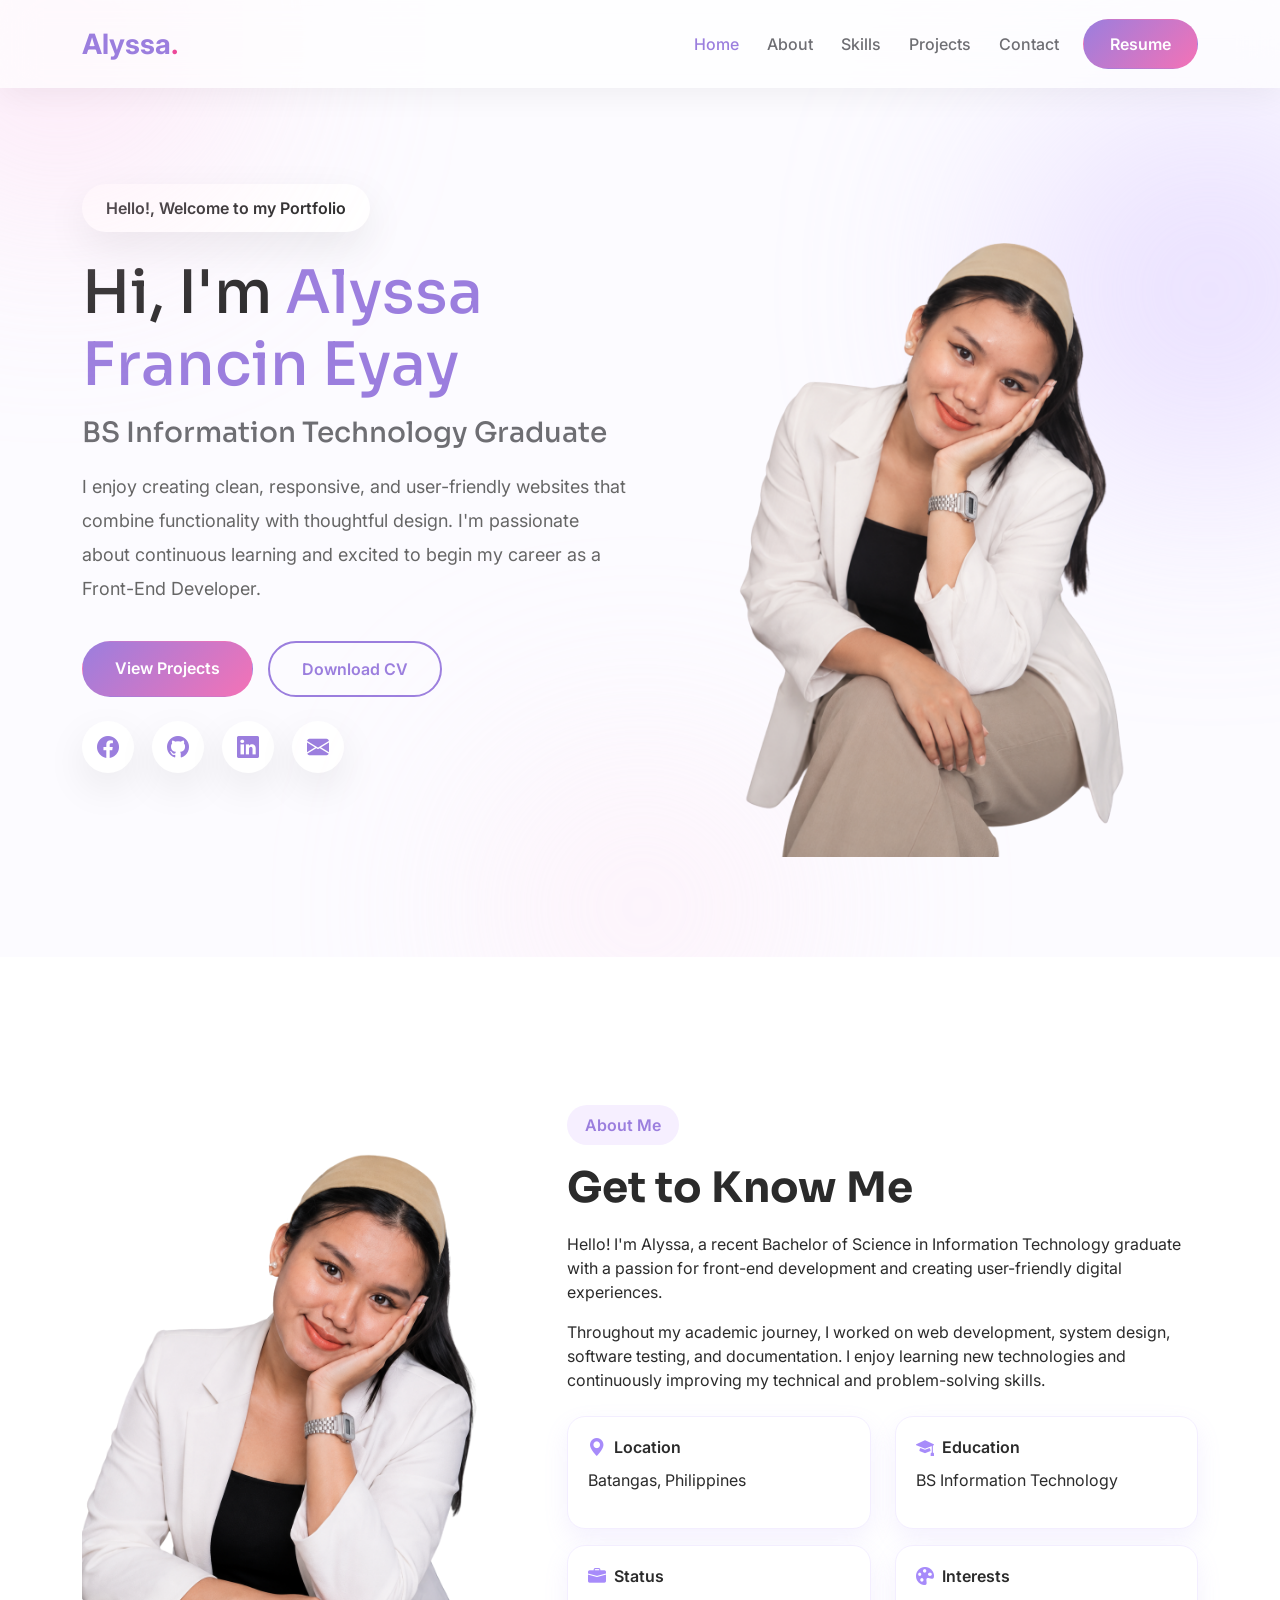
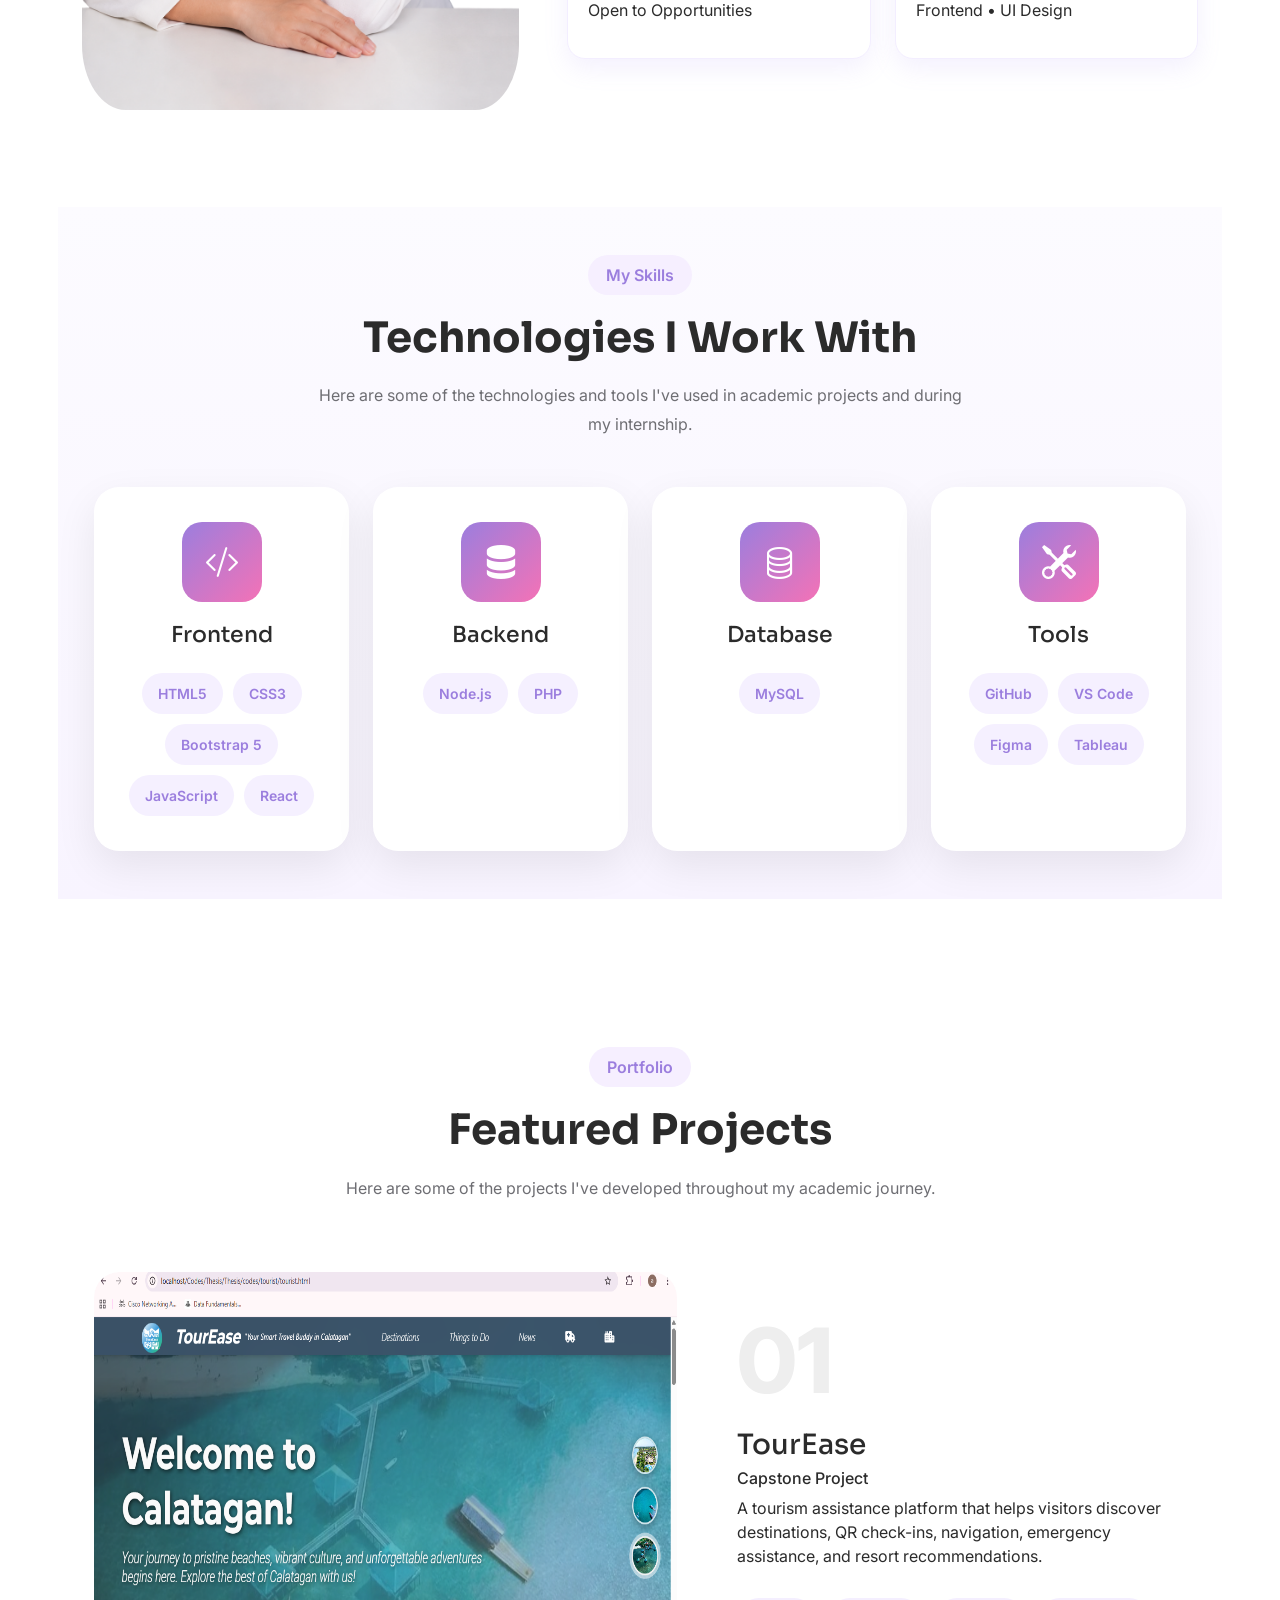
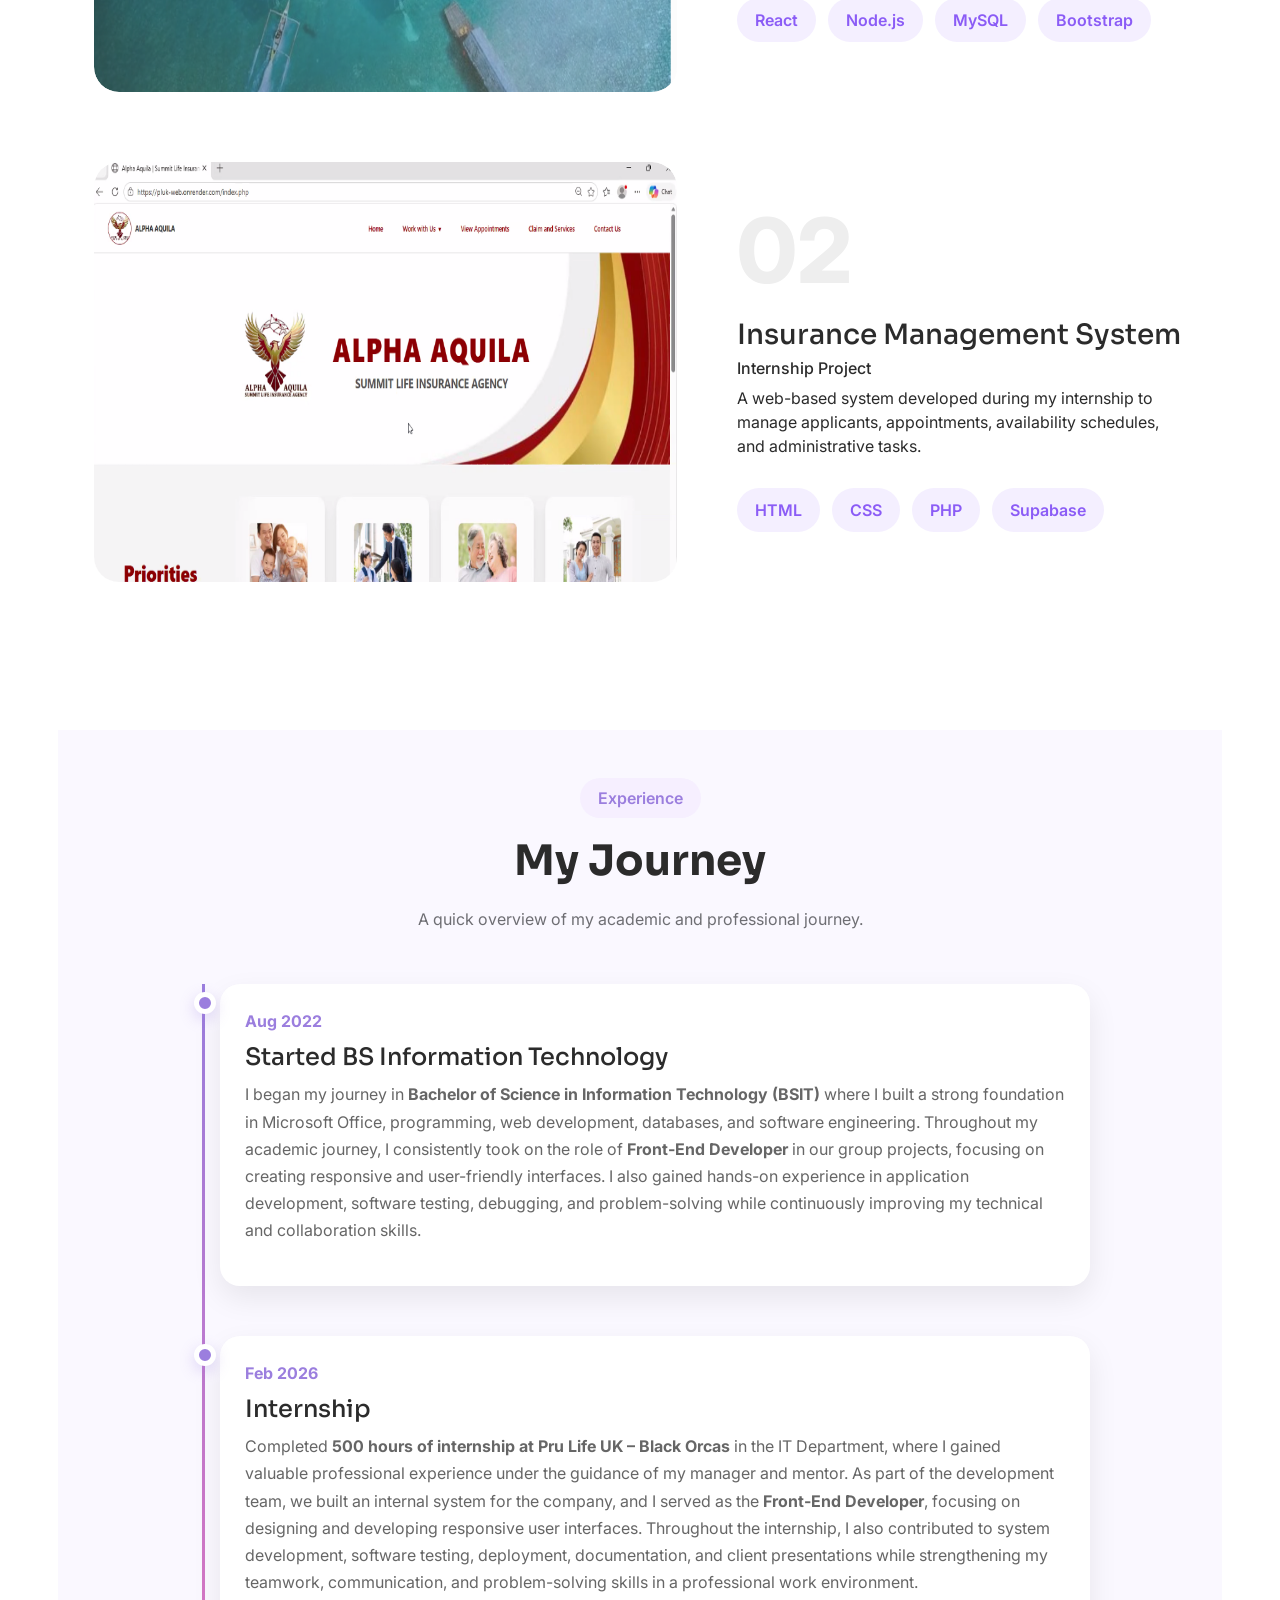
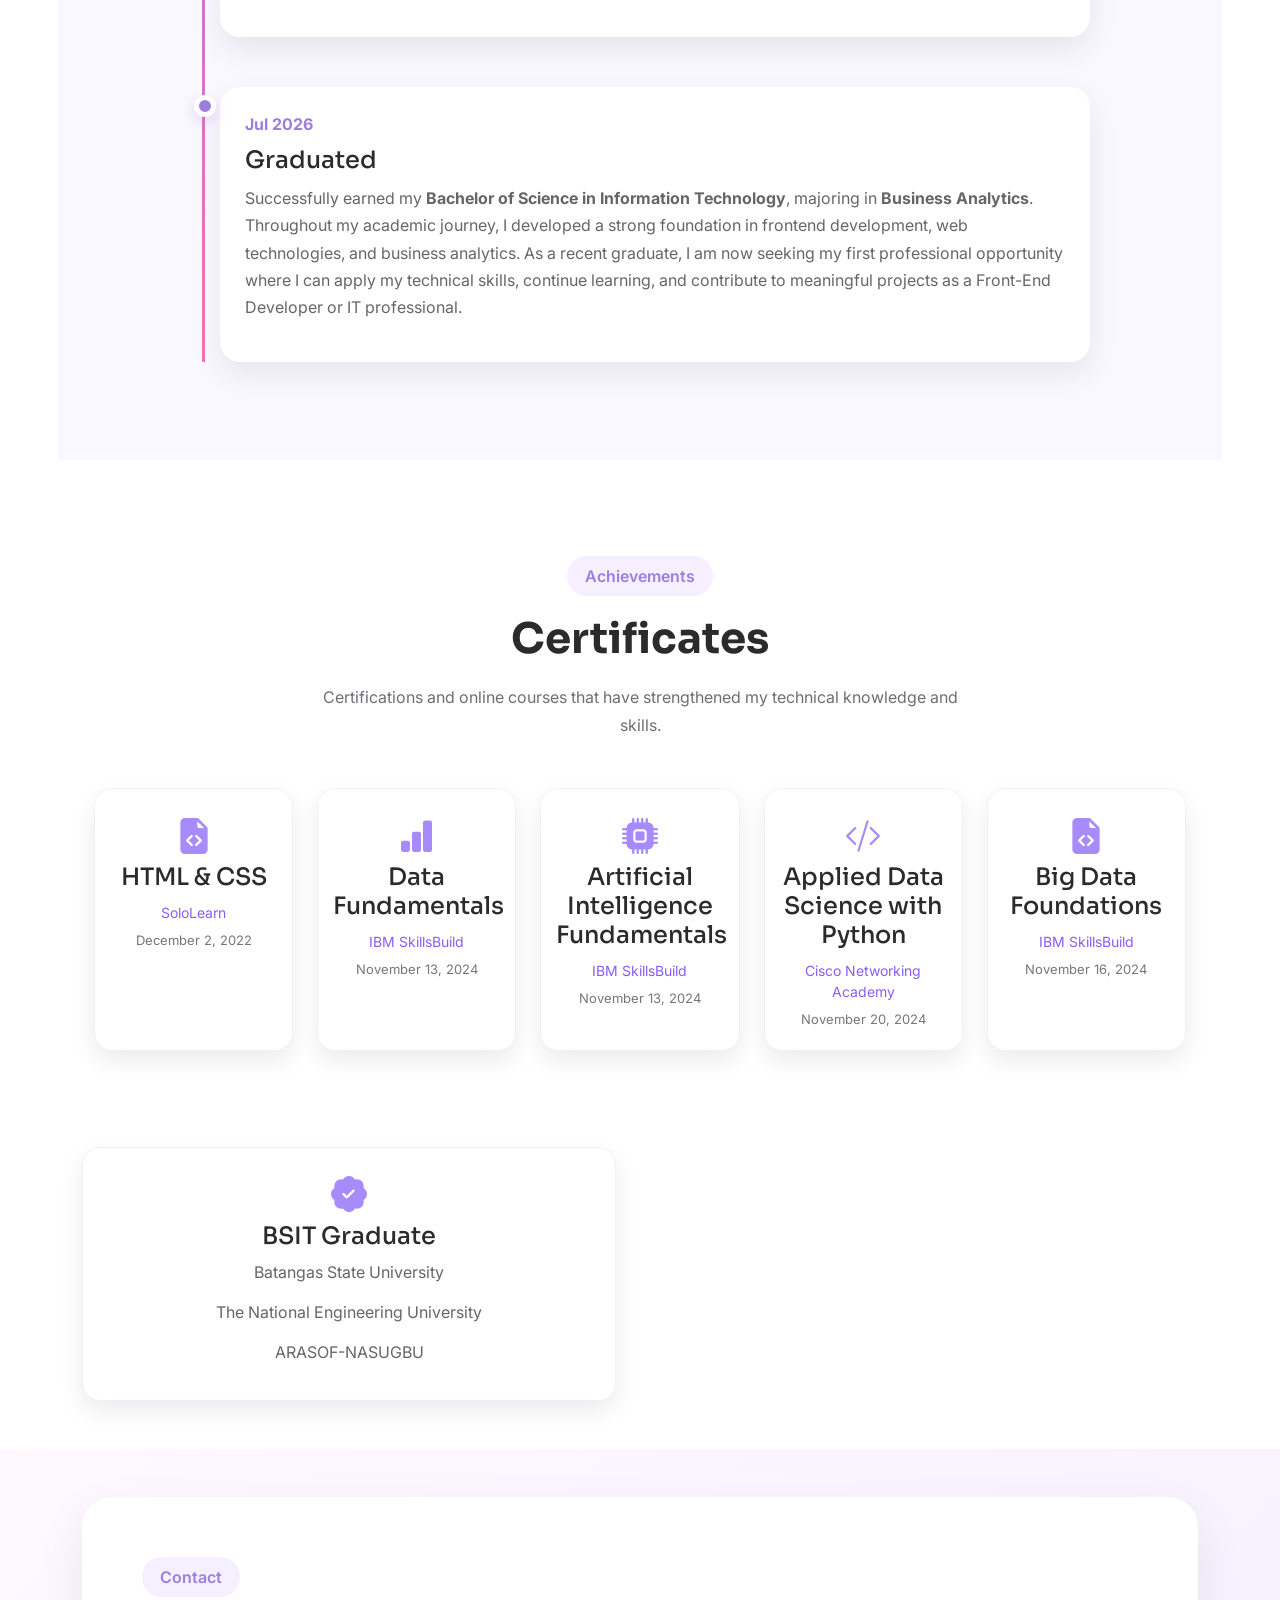
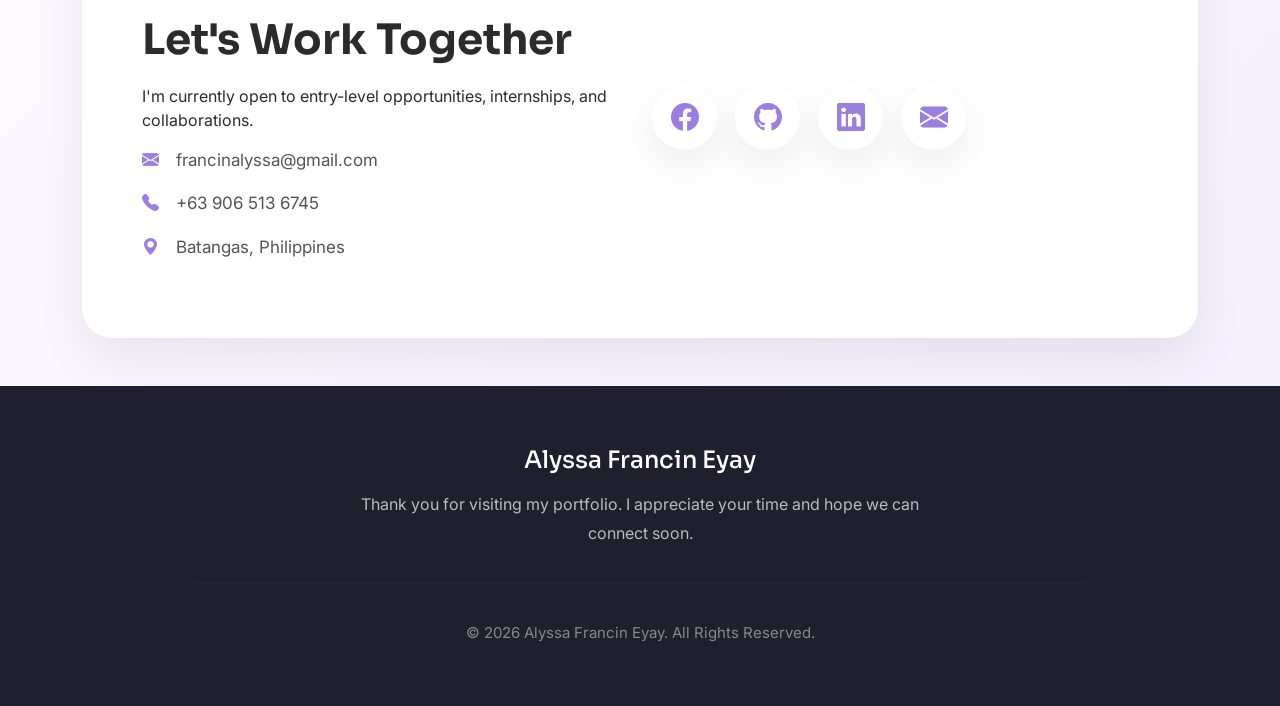
<file: index.html>
<!DOCTYPE html>
<html lang="en">

<head>
    <meta charset="UTF-8">
    <meta name="viewport" content="width=device-width, initial-scale=1.0">

    <title>Alyssa Francin Eyay | Portfolio</title>

    <!-- Google Fonts -->
    <link href="https://fonts.googleapis.com/css2?family=Inter:wght@300;400;500;600;700&family=Sora:wght@600;700;800&display=swap" rel="stylesheet">

    <!-- Bootstrap -->
    <link href="https://cdn.jsdelivr.net/npm/bootstrap@5.3.3/dist/css/bootstrap.min.css" rel="stylesheet">

    <!-- Bootstrap Icons -->
    <link rel="stylesheet"
        href="https://cdn.jsdelivr.net/npm/bootstrap-icons@1.11.3/font/bootstrap-icons.min.css">
        <link rel="stylesheet" href="https://cdn.jsdelivr.net/npm/bootstrap-icons@1.11.3/font/bootstrap-icons.min.css">
        <link rel="stylesheet" href="https://cdn.jsdelivr.net/npm/bootstrap-icons@1.11.3/font/bootstrap-icons.min.css">
    <!-- CSS -->
    <link rel="stylesheet" href="css/style.css">
</head>

<body>

<!-- ========================= NAVBAR ========================= -->

<nav class="navbar navbar-expand-lg fixed-top custom-navbar">

    <div class="container">

        <a class="navbar-brand" href="#">
            Alyssa<span>.</span>
        </a>

        <button class="navbar-toggler"
            data-bs-toggle="collapse"
            data-bs-target="#navbarNav">

            <span class="navbar-toggler-icon"></span>

        </button>

        <div class="collapse navbar-collapse"
            id="navbarNav">

            <ul class="navbar-nav ms-auto align-items-lg-center">

                <li class="nav-item">
                    <a href="#home" class="nav-link active">Home</a>
                </li>

                <li class="nav-item">
                    <a href="#about" class="nav-link">About</a>
                </li>

                <li class="nav-item">
                    <a href="#skills" class="nav-link">Skills</a>
                </li>

                <li class="nav-item">
                    <a href="#projects" class="nav-link">Projects</a>
                </li>

                <li class="nav-item">
                    <a href="#contact" class="nav-link">Contact</a>
                </li>

                <li class="nav-item ms-lg-3">

                    <a href="assets/EYAY-Resume.pdf"
                        target="_blank"
                        class="btn btn-resume">

                        Resume

                    </a>

                </li>

            </ul>

        </div>

    </div>

</nav>

<!-- ========================= HERO ========================= -->

<section id="home" class="hero">

    <!-- Floating Blurs -->

    <div class="blur blur1"></div>
    <div class="blur blur2"></div>
    <div class="blur blur3"></div>

    <div class="container">

        <div class="row align-items-center">

            <!-- LEFT -->

            <div class="col-lg-6">

                <span class="hero-tag">

                    Hello!, Welcome to my Portfolio

                </span>

                <h1>

                    Hi, I'm

                    <span>Alyssa Francin Eyay</span>

                </h1>

                <h3>

                    BS Information Technology Graduate

                </h3>

                <p>

                    I enjoy creating clean, responsive, and user-friendly
                    websites that combine functionality with thoughtful
                    design. I'm passionate about continuous learning and
                    excited to begin my career as a Front-End Developer.

                </p>

                <div class="hero-buttons">

                    <a href="#projects" class="btn btn-primary-custom">

                        View Projects

                    </a>

                    <a href="assets/EYAY-Resume.pdf"
                        target="_blank"
                        class="btn btn-outline-custom">

                        Download CV

                    </a>

                </div>

                <div class="social-links mt-4">

                    <a href="https://facebook.com/alii.frncin"
                        target="_blank">

                        <i class="bi bi-facebook"></i>

                    </a>

                    <a href="https://github.com/francinalyssa"
                        target="_blank">

                        <i class="bi bi-github"></i>

                    </a>

                    <a href="https://linkedin.com/in/alyssa-francin-eyay-317a55396"
                        target="_blank">

                        <i class="bi bi-linkedin"></i>

                    </a>

                    <a href="mailto:francinalyssa@gmail.com">

                        <i class="bi bi-envelope-fill"></i>

                    </a>

                </div>

            </div>

            <!-- RIGHT -->

            <div class="col-lg-6 text-center">

                <div class="image-wrapper">

                    <img src="images/profile1.png"
                        class="hero-image"
                        alt="Alyssa">

                </div>

            </div>

        </div>

    </div>

</section>

<!-- ========================= ABOUT ========================= -->

<section id="about" class="about py-5">

<div class="container">

<div class="row align-items-center g-5">

<div class="col-lg-5 text-center">

<img src="images/profile2.png"
class="about-image"
alt="About Me">

</div>

<section class="col-lg-7">

<span class="section-tag">

About Me

</span>

<h2>

Get to Know Me

</h2>

<p>

Hello! I'm Alyssa, a recent Bachelor of Science in Information Technology graduate with a passion for front-end development and creating user-friendly digital experiences.

</p>

<p>

Throughout my academic journey, I worked on web development, system design, software testing, and documentation. I enjoy learning new technologies and continuously improving my technical and problem-solving skills.

</p>

<div class="row mt-4">

    <div class="col-md-6">

        <div class="info-card">

            <h6><i class="bi bi-geo-alt-fill info-icon"></i> Location</h6>

            <p>Batangas, Philippines</p>

        </div>

    </div>

    <div class="col-md-6">

        <div class="info-card">

            <h6><i class="bi bi-mortarboard-fill info-icon"></i> Education</h6>

            <p>BS Information Technology</p>

        </div>

    </div>

    <div class="col-md-6 mt-3">

        <div class="info-card">

            <h6><i class="bi bi-briefcase-fill info-icon"></i> Status</h6>

            <p>Open to Opportunities</p>

        </div>

    </div>

    <div class="col-md-6 mt-3">

        <div class="info-card">

            <h6><i class="bi bi-palette-fill info-icon"></i> Interests</h6>

            <p>Frontend • UI Design</p>

        </div>

    </div>

</div>
</section>


<!-- ========================= SKILLS ========================= -->

<section id="skills" class="skills py-5">

    <div class="container">

        <div class="text-center mb-5">

            <span class="section-tag">My Skills</span>

            <h2>Technologies I Work With</h2>

            <p>
                Here are some of the technologies and tools I've used in
                academic projects and during my internship.
            </p>

        </div>

        <div class="row g-4">

            <!-- Frontend -->

            <div class="col-lg-3 col-md-6">

                <div class="skill-card">

                    <div class="skill-icon">
                        <i class="bi bi-code-slash"></i>
                    </div>

                    <h4>Frontend</h4>

                    <div class="skill-list">

                        <span>HTML5</span>
                        <span>CSS3</span>
                        <span>Bootstrap 5</span>
                        <span>JavaScript</span>
                        <span>React</span>

                    </div>

                </div>

            </div>

            <!-- Backend -->

            <div class="col-lg-3 col-md-6">

                <div class="skill-card">

                    <div class="skill-icon">
                        <i class="bi bi-server"></i>
                    </div>

                    <h4>Backend</h4>

                    <div class="skill-list">

                        <span>Node.js</span>
                        <span>PHP</span>

                    </div>

                </div>

            </div>

            <!-- Database -->

            <div class="col-lg-3 col-md-6">

                <div class="skill-card">

                    <div class="skill-icon">
                        <i class="bi bi-database"></i>
                    </div>

                    <h4>Database</h4>

                    <div class="skill-list">

                        <span>MySQL</span>

                    </div>

                </div>

            </div>

            <!-- Tools -->

            <div class="col-lg-3 col-md-6">

                <div class="skill-card">

                    <div class="skill-icon">
                        <i class="bi bi-tools"></i>
                    </div>

                    <h4>Tools</h4>

                    <div class="skill-list">

                        <span>GitHub</span>
                        <span>VS Code</span>
                        <span>Figma</span>
                        <span>Tableau</span>

                    </div>

                </div>

            </div>

        </div>

    </div>

</section>
<section id="projects" class="projects">

    <div class="container">

        <!-- Section Header -->
        <div class="section-header text-center mb-5">

            <span class="section-tag">Portfolio</span>

            <h2>Featured Projects</h2>

            <p>
                Here are some of the projects I've developed throughout my academic journey.
            </p>

        </div>

        <!-- ===================== Project 1 ===================== -->

        <div class="featured-project">

            <div class="project-image">

                <div id="tourEaseCarousel" class="carousel slide">

                    <div class="carousel-inner">

                        <div class="carousel-item active">
                            <img src="images/project1.png" class="d-block w-100" alt="TourEase 1">
                        </div>

                        <div class="carousel-item">
                            <img src="images/project2.png" class="d-block w-100" alt="TourEase 2">
                        </div>

                        <div class="carousel-item">
                            <img src="images/project3.png" class="d-block w-100" alt="TourEase 3">
                        </div>

                    </div>

                </div>

            </div>

            <div class="project-details">

                <span class="project-number">01</span>

                <h3>TourEase</h3>

                <h6>Capstone Project</h6>

                <p>
                    A tourism assistance platform that helps visitors discover destinations,
                    QR check-ins, navigation, emergency assistance, and resort recommendations.
                </p>

                <div class="tech-stack">

                    <span>React</span>
                    <span>Node.js</span>
                    <span>MySQL</span>
                    <span>Bootstrap</span>

                </div>

            </div>

        </div>

        <!-- ===================== Project 2 ===================== -->

        <div class="featured-project reverse">

            <div class="project-image">

                <div id="internshipCarousel" class="carousel slide">

                    <div class="carousel-inner">

                        <div class="carousel-item active">
                            <img src="images/p1.png" class="d-block w-100" alt="IMS 1">
                        </div>

                        <div class="carousel-item">
                            <img src="images/p2.png" class="d-block w-100" alt="IMS 2">
                        </div>

                        <div class="carousel-item">
                            <img src="images/p3.png" class="d-block w-100" alt="IMS 3">
                        </div>

                    </div>

                </div>

            </div>

            <div class="project-details">

                <span class="project-number">02</span>

                <h3>Insurance Management System</h3>

                <h6>Internship Project</h6>

                <p>
                    A web-based system developed during my internship to manage applicants,
                    appointments, availability schedules, and administrative tasks.
                </p>

                <div class="tech-stack">

                    <span>HTML</span>
                    <span>CSS</span>
                    <span>PHP</span>
                    <span>Supabase</span>

                </div>

            </div>

        </div>

    </div>

</section>

<!-- ========================= EXPERIENCE ========================= -->

<section id="experience" class="experience py-5">

    <div class="container">

        <div class="text-center mb-5">

            <span class="section-tag">
                Experience
            </span>

            <h2>My Journey</h2>

            <p>
                A quick overview of my academic and professional journey.
            </p>

        </div>

        <div class="timeline">

            <div class="timeline-item">

                <div class="timeline-dot"></div>

                <div class="timeline-content">

                    <span class="timeline-year">Aug 2022</span>

                    <h4>Started BS Information Technology</h4>

                    <p>
                        I began my journey in <b>Bachelor of Science in Information Technology (BSIT)</b> where I built a strong foundation in Microsoft Office, programming, web development, databases, and software engineering. Throughout my academic journey, I consistently took on the role of <b>Front-End Developer</b> in our group projects, focusing on creating responsive and user-friendly interfaces. I also gained hands-on experience in application development, software testing, debugging, and problem-solving while continuously improving my technical and collaboration skills.

                    </p>

                </div>

            </div>

            <div class="timeline-item">

                <div class="timeline-dot"></div>

                <div class="timeline-content">

                    <span class="timeline-year">Feb 2026</span>

                    <h4>Internship</h4>

                    <p>
                        Completed <b>500 hours of internship at Pru Life UK – Black Orcas </b> in the IT Department, where I gained valuable professional experience under the guidance of my manager and mentor. As part of the development team, we built an internal system for the company, and I served as the <b>Front-End Developer</b>, focusing on designing and developing responsive user interfaces. Throughout the internship, I also contributed to system development, software testing, deployment, documentation, and client presentations while strengthening my teamwork, communication, and problem-solving skills in a professional work environment.

                    </p>

                </div>

            </div>

            <div class="timeline-item">

                <div class="timeline-dot"></div>

                <div class="timeline-content">

                    <span class="timeline-year">Jul 2026</span>

                    <h4>Graduated</h4>

                    <p>
                        Successfully earned my <b>Bachelor of Science in Information Technology</b>, majoring in <b>Business Analytics</b>. Throughout my academic journey, I developed a strong foundation in frontend development, web technologies, and business analytics. As a recent graduate, I am now seeking my first professional opportunity where I can apply my technical skills, continue learning, and contribute to meaningful projects as a Front-End Developer or IT professional.

                    </p>

                </div>

            </div>

        </div>

    </div>

</section>

<!-- ========================= CERTIFICATES ========================= -->

<section class="certificates py-5">

    <div class="container">

        <div class="section-header text-center mb-5">

            <span class="section-tag">Achievements</span>

            <h2>Certificates</h2>

            <p>
                Certifications and online courses that have strengthened my technical knowledge and skills.
            </p>

        </div>

        <div class="row row-cols-2 row-cols-md-3 row-cols-xl-5 g-4">
            <!-- Certificate 1 -->
            <div class="col">
            <div class="certificate-card">
                <i class="bi bi-file-earmark-code-fill"></i>
                    <h4>HTML & CSS</h4>
                    <p class="issuer">SoloLearn</p>
                    <small>December 2, 2022</small>
                </div>
            </div>

            <!-- Certificate 2 -->
            <div class="col">
                <div class="certificate-card">
                    <i class="bi bi-bar-chart-fill"></i>
                    <h4>Data Fundamentals</h4>
                    <p class="issuer">IBM SkillsBuild</p>
                    <small>November 13, 2024</small>
                </div>
            </div>

            <!-- Certificate 3 -->
            <div class="col">
                <div class="certificate-card">
                    <i class="bi bi-cpu-fill"></i>
                    <h4>Artificial Intelligence Fundamentals</h4>
                    <p class="issuer">IBM SkillsBuild</p>
                    <small>November 13, 2024</small>
                </div>
            </div>

            <!-- Certificate 4 -->
            <div class="col">
                <div class="certificate-card">
                    <i class="bi bi-code-slash"></i>
                    <h4>Applied Data Science with Python</h4>
                    <p class="issuer">Cisco Networking Academy</p>
                    <small>November 20, 2024</small>
                </div>
            </div>

            <!-- Certificate 5 -->
            <div class="col">
            <div class="certificate-card">
                <i class="bi bi-file-earmark-code-fill"></i>
                    <h4>Big Data Foundations</h4>
                    <p class="issuer">IBM SkillsBuild</p>
                    <small>November 16, 2024</small>
                </div>
            </div>

            

        </div>

    </div>

</section>

            <div class="col-md-6">

                <div class="certificate-card">

                    <i class="bi bi-patch-check-fill"></i>

                    <h4>BSIT Graduate</h4>

                    <p>Batangas State University</p>
                    <p>The National Engineering University</p>
                    <p>ARASOF-NASUGBU</p>
                </div>

            </div>

            

        </div>

    </div>

</section>

<!-- ========================= CONTACT ========================= -->

<section id="contact" class="contact py-5">

    <div class="container">

        <div class="contact-box">

            <div class="row align-items-center">

                <div class="col-lg-6">

                    <span class="section-tag">
                        Contact
                    </span>

                    <h2>Let's Work Together</h2>

                    <p>

                        I'm currently open to entry-level opportunities,
                        internships, and collaborations.

                    </p>

                    <div class="contact-info">

                        <p>

                            <i class="bi bi-envelope-fill"></i>

                            francinalyssa@gmail.com

                        </p>

                        <p>

                            <i class="bi bi-telephone-fill"></i>

                            +63 906 513 6745

                        </p>

                        <p>

                            <i class="bi bi-geo-alt-fill"></i>

                            Batangas, Philippines

                        </p>

                    </div>

                </div>

                <div class="col-lg-6 text-center">

                    <div class="social-links large">

                        <a href="https://facebook.com/alii.frncin" target="_blank">

                            <i class="bi bi-facebook"></i>

                        </a>

                        <a href="https://github.com/francinalyssa" target="_blank">

                            <i class="bi bi-github"></i>

                        </a>

                        <a href="https://linkedin.com/in/alyssa-francin-eyay-317a55396"
                            target="_blank">

                            <i class="bi bi-linkedin"></i>

                        </a>

                        <a href="mailto:francinalyssa@gmail.com">

                            <i class="bi bi-envelope-fill"></i>

                        </a>

                    </div>

                </div>

            </div>

        </div>

    </div>

</section>

<!-- ========================= FOOTER ========================= -->

<footer>

    <div class="container">

        <h4>Alyssa Francin Eyay</h4>

        <p>
            Thank you for visiting my portfolio.
            I appreciate your time and hope we can connect soon.
        </p>

        <hr>

        <p class="copyright">

            © 2026 Alyssa Francin Eyay. All Rights Reserved.

        </p>

    </div>

</footer>

<!-- Bootstrap -->

<script src="https://cdn.jsdelivr.net/npm/bootstrap@5.3.3/dist/js/bootstrap.bundle.min.js"></script>

<!-- JavaScript -->

<script src="js/script.js"></script>

</body>

</html>
</file>
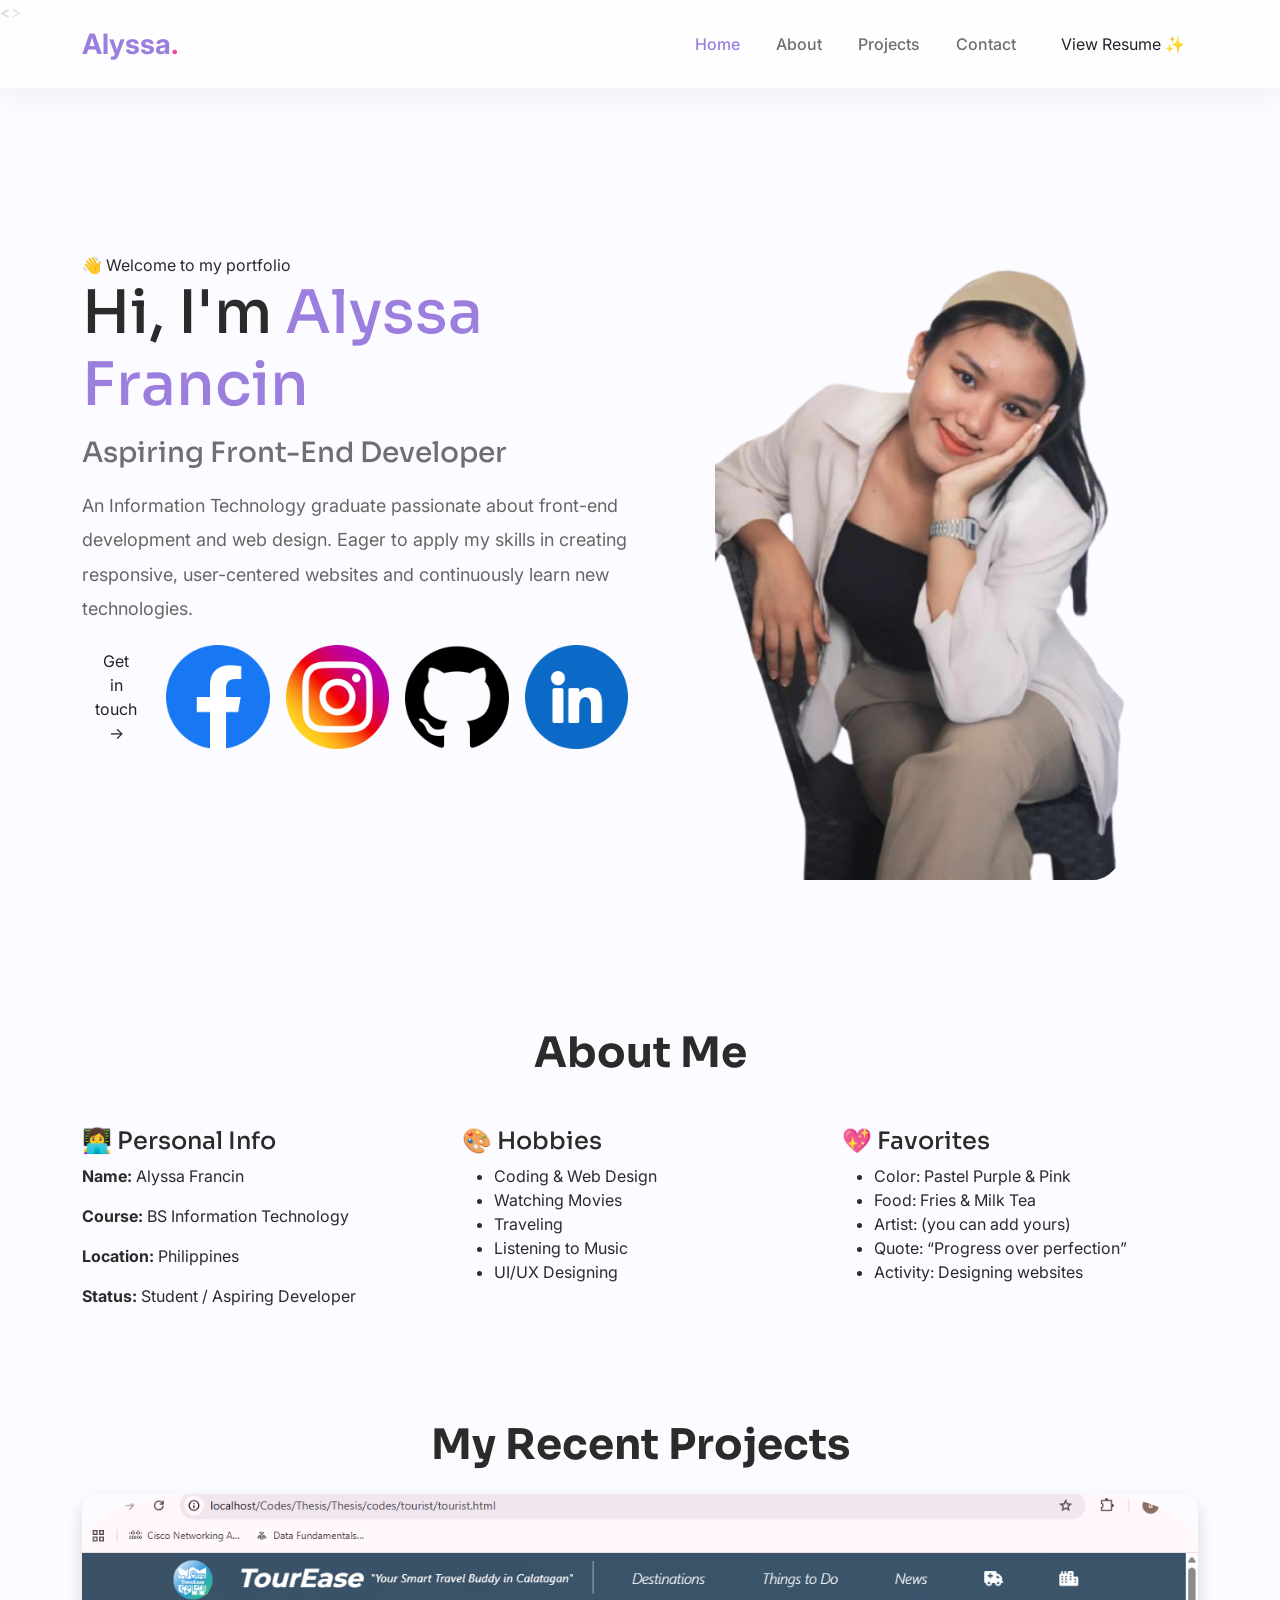
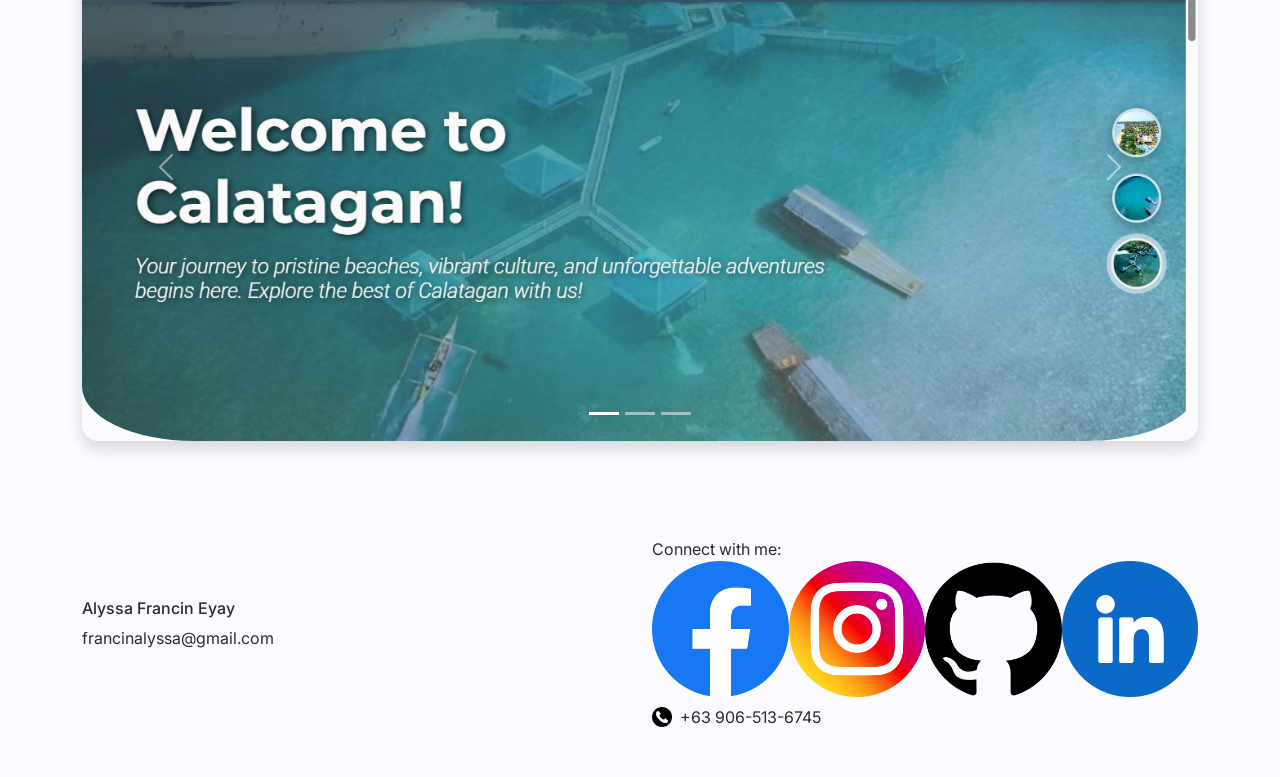
<file: home.html>
<!DOCTYPE html>
<html lang="en">
<head>
    <meta charset="UTF-8">
    <meta name="viewport" content="width=device-width, initial-scale=1.0">
    <title>Alyssa Francin | Portfolio</title>

    <!-- Bootstrap -->
    <link href="https://cdn.jsdelivr.net/npm/bootstrap@5.3.3/dist/css/bootstrap.min.css" rel="stylesheet">

    <!-- CSS -->
    <link rel="stylesheet" href="css/style.css">
</head>
<>

<!-- Navbar -->
<nav class="navbar navbar-expand-lg fixed-top custom-navbar">

    <div class="container">

        <!-- Brand -->
        <a class="navbar-brand" href="#home">
            Alyssa<span class="dot">.</span>
        </a>

        <!-- Toggle -->
        <button class="navbar-toggler" type="button"
                data-bs-toggle="collapse"
                data-bs-target="#navbarNav">
            <span class="navbar-toggler-icon"></span>
        </button>

        <!-- Links -->
        <div class="collapse navbar-collapse" id="navbarNav">

            <ul class="navbar-nav ms-auto align-items-lg-center gap-2">

                <li class="nav-item">
                    <a href="#home" class="nav-link">Home</a>
                </li>

                <li class="nav-item">
                    <a href="#about" class="nav-link">About</a>
                </li>

                <li class="nav-item">
                    <a href="#projects" class="nav-link">Projects</a>
                </li>

                <li class="nav-item">
                    <a href="#contact" class="nav-link">Contact</a>
                </li>

                <!-- Button -->
                <li class="nav-item">
                   <a href="assets/EYAY-Resume.pdf" target="_blank" class="btn btn-hire ms-lg-3">
                        View Resume ✨
                    </a>
                </li>

            </ul>

        </div>

    </div>

</nav>

<!-- Hero Section -->
<section id="home" class="hero">

    <div class="container">

        <div class="row align-items-center">

            <div class="col-lg-6">

                <span class="intro-tag">
                    👋 Welcome to my portfolio
                </span>

                <h1>
                    Hi, I'm
                    <span class="highlight">
                        Alyssa Francin
                    </span>
                </h1>

                <h3>Aspiring Front-End Developer</h3>

                <p>
                    An Information Technology graduate passionate about front-end development and web design. Eager to apply my skills in creating responsive, user-centered websites and continuously learn new technologies.
                </p>

               <div class="d-flex align-items-center gap-3 mt-3">

                    <!-- Button -->
                    <a href="#contact" class="btn btn-main">
                        Get in touch →
                    </a>

                   <!-- Social Icons -->
                    <a href="https://www.facebook.com/alii.frncin" target="https://www.facebook.com/alii.frncin" class="social-icon">
                        <img src="images/facebook.png" alt="Facebook">
                    </a>

                    <a href="https://www.instagram.com/aly_frncn/" target="https://www.instagram.com/aly_frncn/" class="social-icon">
                        <img src="images/social.png" alt="Instagram">
                    </a>

                    <a href="https://github.com/francinalyssa" target="https://github.com/francinalyssa" class="social-icon">
                        <img src="images/github-logo.png" alt="GitHub">
                    </a>

                    <a href="https://www.linkedin.com/in/alyssa-francin-eyay-317a55396" target="https://www.linkedin.com/in/alyssa-francin-eyay-317a55396" class="social-icon">
                        <img src="images/linkedin.png" alt="LinkedIn">
                    </a>

                </div>

                

            </div>

            <div class="col-lg-6 text-center">

                <img src="images/profile.png"
                     class="hero-image"
                     alt="Profile">

            </div>

        </div>

    </div>

</section>

<!-- About Me Section -->
<section id="about" class="about-section py-5">

    <div class="container">

        <h2 class="text-center mb-5">About Me</h2>

        <div class="row g-4">

            <!-- Personal Info -->
            <div class="col-md-4">
                <div class="about-card">
                    <h4>👩‍💻 Personal Info</h4>
                    <p><b>Name:</b> Alyssa Francin</p>
                    <p><b>Course:</b> BS Information Technology</p>
                    <p><b>Location:</b> Philippines</p>
                    <p><b>Status:</b> Student / Aspiring Developer</p>
                </div>
            </div>

            <!-- Hobbies -->
            <div class="col-md-4">
                <div class="about-card">
                    <h4>🎨 Hobbies</h4>
                    <ul>
                        <li>Coding & Web Design</li>
                        <li>Watching Movies</li>
                        <li>Traveling</li>
                        <li>Listening to Music</li>
                        <li>UI/UX Designing</li>
                    </ul>
                </div>
            </div>

            <!-- Favorites -->
            <div class="col-md-4">
                <div class="about-card">
                    <h4>💖 Favorites</h4>
                    <ul>
                        <li>Color: Pastel Purple & Pink</li>
                        <li>Food: Fries & Milk Tea</li>
                        <li>Artist: (you can add yours)</li>
                        <li>Quote: “Progress over perfection”</li>
                        <li>Activity: Designing websites</li>
                    </ul>
                </div>
            </div>

        </div>

    </div>

</section>



<!-- Slideshow Section -->
<section id="projects" class="project-slider py-5">

    <div class="container">

        <h2 class="text-center mb-4">My Recent Projects</h2>

        <div id="projectCarousel" class="carousel slide"
     data-bs-ride="carousel"
     data-bs-interval="2000">

            <!-- Indicators -->
            <div class="carousel-indicators">
                <button type="button" data-bs-target="#projectCarousel" data-bs-slide-to="0" class="active"></button>
                <button type="button" data-bs-target="#projectCarousel" data-bs-slide-to="1"></button>
                <button type="button" data-bs-target="#projectCarousel" data-bs-slide-to="2"></button>
            </div>

            <!-- Slides -->
            <div class="carousel-inner rounded-4 shadow">

                <div class="carousel-item active">
                    <img src="images/project1.png" class="d-block w-100" alt="Project 1">
                </div>

                <div class="carousel-item">
                    <img src="images/project2.png" class="d-block w-100" alt="Project 2">
                </div>

               

            </div>

            <!-- Controls -->
            <button class="carousel-control-prev" type="button" data-bs-target="#projectCarousel" data-bs-slide="prev">
                <span class="carousel-control-prev-icon"></span>
            </button>

            <button class="carousel-control-next" type="button" data-bs-target="#projectCarousel" data-bs-slide="next">
                <span class="carousel-control-next-icon"></span>
            </button>

        </div>

    </div>

</section>

<!-- Contact Section -->
<section id="contact" class="about-section py-5">
    <div class="container">
        <div class="row align-items-center">
            <div class="col-lg-6">
                <h6>Alyssa Francin Eyay</h6>
                <p>francinalyssa@gmail.com</p>
            </div>
           <div class="col-lg-6 d-flex justify-content-end align-items-center">  
            <div>
                <h7>Connect with me: </h7>
                <div class="d-flex align-items-center">
                    <a href="https://www.facebook.com/alii.frncin" target="_blank" class="social-icon">
                        <img src="images/facebook.png" alt="Facebook">
                    </a>

                    <a href="https://www.instagram.com/aly_frncn/" target="_blank" class="social-icon">
                        <img src="images/social.png" alt="Instagram">
                    </a>

                    <a href="https://github.com/francinalyssa" target="_blank" class="social-icon">
                        <img src="images/github-logo.png" alt="GitHub">
                    </a>

                    <a href="https://www.linkedin.com/in/alyssa-francin-eyay-317a55396" target="_blank" class="social-icon">
                        <img src="images/linkedin.png" alt="LinkedIn">
                    </a>
                </div>

                <!-- Phone number under the icons -->
                <div class="mt-2 d-flex align-items-center">
                    <img src="images/phone.png" alt="Phone" style="width:20px;height:20px;margin-right:8px;">
                    <span>+63 906-513-6745</span>
                </div>
            </div>

            </div>
    </div>
</section>




<script src="https://cdn.jsdelivr.net/npm/bootstrap@5.3.3/dist/js/bootstrap.bundle.min.js"></script>

<script src="js/script.js"></script>

</body>
</html>
</file>
<file: css/style.css>
/* ===========================
   GOOGLE FONTS
=========================== */

@import url('https://fonts.googleapis.com/css2?family=Inter:wght@300;400;500;600;700&family=Sora:wght@600;700;800&display=swap');


/* ===========================
   VARIABLES
=========================== */

:root{

    --primary:#9B7EDE;
    --secondary:#C8B6FF;
    --pink:#FFD6E8;
    --light:#FCFBFF;
    --white:#ffffff;

    --text:#2B2B2B;
    --gray:#6E6E73;

    --shadow:0 15px 40px rgba(0,0,0,.08);

    --radius:22px;

}


/* ===========================
   RESET
=========================== */

*{
    margin:0;
    padding:0;
    box-sizing:border-box;
    scroll-behavior:smooth;
}

body{

    font-family:'Inter',sans-serif;
    background:var(--light);
    color:var(--text);
    overflow-x:hidden;

}

section{

    padding:100px 0;

}

h1,h2,h3,h4{

    font-family:'Sora',sans-serif;

}

a{

    text-decoration:none;

}

img{

    max-width:100%;
    border-radius:10%;

}


/* ===========================
   NAVBAR
=========================== */

.custom-navbar{

    background:rgba(255,255,255,.65);
    backdrop-filter:blur(18px);

    padding:18px 0;

    box-shadow:0 8px 30px rgba(0,0,0,.05);

    transition:.3s;

}

.navbar-brand{

    font-size:28px;
    font-weight:700;
    color:var(--primary);

}

.navbar-brand span{

    color:#ec4899;

}

.nav-link{

    color:var(--gray);
    font-weight:500;

    margin-left:12px;

    transition:.3s;

}

.nav-link:hover{

    color:var(--primary);

}

.nav-link.active{

    color:var(--primary)!important;

}

.btn-resume{

    background:linear-gradient(
    135deg,
    #9B7EDE,
    #F472B6
    );

    color:white;

    border-radius:40px;

    padding:12px 26px;

    font-weight:600;

}

.btn-resume:hover{

    color:white;

    transform:translateY(-3px);

}


/* ===========================
   HERO
=========================== */

.hero{

    position:relative;

    min-height:100vh;

    display:flex;

    align-items:center;

    overflow:hidden;

}


/* ===========================
   FLOATING BLOBS
=========================== */

.blur{

    position:absolute;

    border-radius:50%;

    filter:blur(120px);

    opacity:.6;

}

.blur1{

    width:320px;
    height:320px;

    background:#ffd5ef;

    top:-120px;
    left:-100px;

}

.blur2{

    width:380px;
    height:380px;

    background:#d9c8ff;

    right:-120px;
    top:100px;

}

.blur3{

    width:260px;
    height:260px;

    background:#ffe5f4;

    bottom:-80px;
    left:40%;

}


/* ===========================
   HERO TEXT
=========================== */

.hero-tag{

    display:inline-block;

    background:white;

    padding:12px 24px;

    border-radius:50px;

    box-shadow:var(--shadow);

    margin-bottom:25px;

    font-weight:600;

}

.hero h1{

    font-size:60px;

    line-height:1.2;

    margin-bottom:15px;

}

.hero h1 span{

    color:var(--primary);

}

.hero h3{

    color:var(--gray);

    margin-bottom:20px;

}

.hero p{

    font-size:18px;

    line-height:1.9;

    color:#666;

    max-width:560px;

}


/* ===========================
   BUTTONS
=========================== */

.hero-buttons{

    display:flex;

    gap:15px;

    margin-top:35px;

}

.btn-primary-custom{

    background:linear-gradient(
    135deg,
    #9B7EDE,
    #F472B6
    );

    color:white;

    padding:14px 32px;

    border-radius:50px;

    font-weight:600;

}

.btn-primary-custom:hover{

    color:white;

    transform:translateY(-4px);

}

.btn-outline-custom{

    border:2px solid var(--primary);

    color:var(--primary);

    border-radius:50px;

    padding:14px 32px;

    font-weight:600;

}

.btn-outline-custom:hover{

    background:var(--primary);

    color:white;

}


/* ===========================
   SOCIAL
=========================== */

.social-links{

    display:flex;

    gap:18px;

}

.social-links a{

    width:52px;
    height:52px;

    display:flex;

    justify-content:center;

    align-items:center;

    border-radius:50%;

    background:white;

    color:var(--primary);

    font-size:22px;

    box-shadow:var(--shadow);

    transition:.3s;

}

.social-links a:hover{

    transform:translateY(-6px);

    background:var(--primary);

    color:white;

}


/* ===========================
   HERO IMAGE
=========================== */

.image-wrapper{

    position:relative;

}

.hero-image{

    width:420px;

    animation:float 5s ease-in-out infinite;

}

@keyframes float{

0%,100%{

transform:translateY(0);

}

50%{

transform:translateY(-15px);

}

}

/* =====================================================
   SECTION TITLES
===================================================== */

.section-tag{
    display:inline-block;
    padding:8px 18px;
    border-radius:50px;
    background:#f6efff;
    color:var(--primary);
    font-weight:600;
    margin-bottom:18px;
}

section h2{
    font-size:42px;
    font-weight:700;
    margin-bottom:18px;
}

section p.section-description,
section .text-center p{
    color:var(--gray);
    max-width:650px;
    margin:auto;
    line-height:1.8;
}


/* =====================================================
   ABOUT
===================================================== */

.about{

    background:white;

}

.about-image{

    position:relative;

    text-align:center;

}

.about-image img{

    width:380px;

    border-radius:30px;

    box-shadow:var(--shadow);

}

.about-content h2{

    margin-bottom:20px;

}

.about-content p{

    color:var(--gray);

    line-height:2;

    margin-bottom:20px;

}

.about-info{

    display:grid;

    grid-template-columns:repeat(2,1fr);

    gap:18px;

    margin-top:35px;

}


.info-icon {
    color: #A78BFA;
    font-size: 18px;
    margin-right: 8px;
}

.info-card {
    background: #fff;
    border-radius: 18px;
    padding: 20px;
    box-shadow: 0 10px 25px rgba(167, 139, 250, 0.12);
    border: 1px solid #F3EEFF;
    transition: all 0.3s ease;
}

.info-card:hover {
    transform: translateY(-6px);
    box-shadow: 0 15px 35px rgba(167, 139, 250, 0.2);
}

.info-card h6 {
    display: flex;
    align-items: center;
    font-weight: 600;
    margin-bottom: 10px;
}


/* =====================================================
   SKILLS
===================================================== */

.skills{

    background:linear-gradient(
    180deg,
    #FCFBFF,
    #F8F4FF
    );

}

.skill-card{

    background:white;

    border-radius:25px;

    padding:35px;

    text-align:center;

    box-shadow:var(--shadow);

    transition:.35s;

    height:100%;

}

.skill-card:hover{

    transform:translateY(-10px);

}

.skill-icon{

    width:80px;

    height:80px;

    margin:auto;

    margin-bottom:20px;

    border-radius:20px;

    display:flex;

    justify-content:center;

    align-items:center;

    background:linear-gradient(
    135deg,
    #9B7EDE,
    #F472B6
    );

    color:white;

    font-size:34px;

}

.skill-card h4{

    margin-bottom:25px;

    font-size:22px;

}

.skill-list{

    display:flex;

    flex-wrap:wrap;

    justify-content:center;

    gap:10px;

}

.skill-list span{

    background:#F5F0FF;

    color:var(--primary);

    padding:10px 16px;

    border-radius:50px;

    font-size:14px;

    font-weight:600;

    transition:.3s;

}

.skill-list span:hover{

    background:var(--primary);

    color:white;

}


/* =====================================================
   ABOUT STATS
===================================================== */

.about-stats{

    display:grid;

    grid-template-columns:repeat(3,1fr);

    gap:20px;

    margin-top:45px;

}

.stat-card{

    background:white;

    border-radius:20px;

    text-align:center;

    padding:30px 20px;

    box-shadow:var(--shadow);

}

.stat-card h2{

    color:var(--primary);

    font-size:36px;

    margin-bottom:5px;

}

.stat-card p{

    margin:0;

    color:var(--gray);

}


/* =====================================================
   SMALL ANIMATION
===================================================== */

.skill-card,
.info-card,
.stat-card{

    animation:fadeUp .8s ease both;

}

@keyframes fadeUp{

    from{

        opacity:0;

        transform:translateY(30px);

    }

    to{

        opacity:1;

        transform:translateY(0);

    }

}

/* ==========================================
   PROJECTS SECTION
========================================== */

.projects{
    background:#ffffff;
}

.project-card{
    background:#fff;
    border-radius:28px;
    overflow:hidden;
    box-shadow:0 20px 50px rgba(0,0,0,.08);
    transition:.4s ease;
    height:100%;
    border:1px solid rgba(0,0,0,.05);
}

.project-card:hover{
    transform:translateY(-12px);
    box-shadow:0 30px 70px rgba(155,126,222,.18);
}

.project-card img{
    width:100%;
    height:260px;
    object-fit:cover;
    transition:.5s ease;
}

.project-card:hover img{
    transform:scale(1.05);
}

.project-content{
    padding:30px;
}

.project-content h3{
    font-size:26px;
    font-weight:700;
    margin-bottom:15px;
    color:#2d2d2d;
}

.project-content p{
    color:#666;
    line-height:1.8;
    margin-bottom:25px;
}

/* ==========================
   TECHNOLOGY TAGS
========================== */

.project-tech{
    display:flex;
    flex-wrap:wrap;
    gap:10px;
    margin-bottom:25px;
}

.project-tech span{

    background:#f4efff;

    color:var(--primary);

    padding:9px 18px;

    border-radius:50px;

    font-size:14px;

    font-weight:600;

    transition:.3s;

}

.project-tech span:hover{

    background:linear-gradient(
    135deg,
    #9B7EDE,
    #F472B6
    );

    color:#fff;

}

/* ==========================
   BUTTONS
========================== */

.project-buttons{

    display:flex;

    gap:15px;

}

.btn-project{

    background:linear-gradient(
    135deg,
    #9B7EDE,
    #F472B6
    );

    color:#fff;

    border-radius:50px;

    padding:12px 24px;

    font-weight:600;

    transition:.3s;

}

.btn-project:hover{

    color:white;

    transform:translateY(-3px);

}

.btn-github{

    border:2px solid #ddd;

    color:#555;

    border-radius:50px;

    padding:12px 24px;

    font-weight:600;

    transition:.3s;

}

.btn-github:hover{

    background:#222;

    color:white;

    border-color:#222;

}

/* ==========================
   PROJECT IMAGE OVERLAY
========================== */

.project-card{

    position:relative;

}

.project-card::before{

    content:"";

    position:absolute;

    left:0;

    top:0;

    width:100%;

    height:260px;

    background:linear-gradient(
    to top,
    rgba(0,0,0,.2),
    transparent
    );

    opacity:0;

    transition:.4s;

}

.project-card:hover::before{

    opacity:1;

}

/* ==========================
   PROJECT TITLE EFFECT
========================== */

.project-content h3{

    transition:.3s;

}

.project-card:hover h3{

    color:var(--primary);

}

/* ==========================
   ANIMATION
========================== */

.project-card{

    animation:fadeProject .8s ease both;

}

@keyframes fadeProject{

    from{

        opacity:0;

        transform:translateY(40px);

    }

    to{

        opacity:1;

        transform:translateY(0);

    }

}

/* ==========================================
   EXPERIENCE TIMELINE
========================================== */

.experience{
    background:#faf8ff;
}

.timeline{
    position:relative;
    max-width:900px;
    margin:50px auto 0;
    padding-left:30px;
}

.timeline::before{
    content:"";
    position:absolute;
    left:12px;
    top:0;
    width:3px;
    height:100%;
    background:linear-gradient(#9B7EDE,#F472B6);
}

.timeline-item{
    position:relative;
    margin-bottom:50px;
}

.timeline-dot{
    position:absolute;
    left:-26px;
    top:8px;
    width:22px;
    height:22px;
    border-radius:50%;
    background:#9B7EDE;
    border:5px solid #fff;
    box-shadow:0 5px 15px rgba(155,126,222,.3);
}

.timeline-content{
    background:#fff;
    padding:25px;
    border-radius:20px;
    box-shadow:0 12px 30px rgba(0,0,0,.08);
}

.timeline-year{
    display:inline-block;
    margin-bottom:10px;
    color:#9B7EDE;
    font-weight:700;
}

.timeline-content h4{
    margin-bottom:10px;
}

.timeline-content p{
    color:#666;
    line-height:1.7;
}

/* ==========================================
   CERTIFICATES
========================================== */

.certificates{
    background:#fff;
}

.certificate-card{
    background:linear-gradient(135deg,#ffffff,#f7f2ff);
    border-radius:25px;
    padding:35px;
    text-align:center;
    box-shadow:0 15px 35px rgba(0,0,0,.08);
    transition:.35s;
    height:100%;
}

.certificate-card:hover{
    transform:translateY(-10px);
}

.certificate-card i{
    font-size:48px;
    color:#9B7EDE;
    margin-bottom:20px;
}

.certificate-card h4{
    margin-bottom:10px;
}

.certificate-card p{
    color:#666;
}

.certificate-card{
    background:#fff;
    border-radius:18px;
    padding:20px 15px;
    text-align:center;
    box-shadow:0 10px 25px rgba(0,0,0,.08);
    transition:.3s;
    border:1px solid #f3eeff;
    height:100%;
}

.certificate-card i{
    font-size:36px;
    color:#A78BFA;
    margin-bottom:15px;
}

.certificate-card h5{
    font-size:16px;
    font-weight:600;
    margin-bottom:6px;
}

.certificate-card .issuer{
    color:#8B5CF6;
    font-size:14px;
    margin-bottom:4px;
}

.certificate-card small{
    font-size:13px;
    color:#777;
}

/* ==========================================
   CONTACT
========================================== */

.contact{
    background:linear-gradient(135deg,#fef8ff,#f5f0ff);
}

.contact-box{
    background:#fff;
    border-radius:30px;
    padding:60px;
    box-shadow:0 20px 50px rgba(0,0,0,.08);
}

.contact-info p{
    margin-bottom:18px;
    font-size:17px;
    color:#555;
}

.contact-info i{
    color:#9B7EDE;
    margin-right:12px;
}

.large a{
    width:65px;
    height:65px;
    font-size:28px;
}

/* ==========================================
   FOOTER
========================================== */

footer{
    background:#1f1f2e;
    color:#fff;
    text-align:center;
    padding:60px 20px;
}

footer h4{
    margin-bottom:15px;
}

footer p{
    color:#bbb;
    max-width:600px;
    margin:auto;
    line-height:1.8;
}

footer hr{
    border-color:rgba(255,255,255,.1);
    margin:35px auto;
    width:80%;
}

footer .copyright{
    color:#888;
    font-size:15px;
}

/* ==========================================
   SCROLLBAR
========================================== */

::-webkit-scrollbar{
    width:10px;
}

::-webkit-scrollbar-track{
    background:#f5f5f5;
}

::-webkit-scrollbar-thumb{
    background:#9B7EDE;
    border-radius:20px;
}

::-webkit-scrollbar-thumb:hover{
    background:#7b5ad7;
}

/* ==========================================
   RESPONSIVE
========================================== */

@media(max-width:992px){

    section{
        padding:80px 0;
    }

    .hero{
        text-align:center;
    }

    .hero h1{
        font-size:42px;
    }

    .hero-image{
        width:320px;
        margin-top:50px;
    }

    .hero-buttons{
        justify-content:center;
        flex-wrap:wrap;
    }

    .social-links{
        justify-content:center;
    }

    .about-info{
        grid-template-columns:1fr;
    }

    .about-stats{
        grid-template-columns:1fr;
    }

    .contact-box{
        padding:35px;
    }

}

@media(max-width:768px){

    h2{
        font-size:32px;
    }

    .project-card img{
        height:220px;
    }

    .timeline{
        padding-left:20px;
    }

    .timeline::before{
        left:8px;
    }

    .timeline-dot{
        left:-18px;
    }

}

@media(max-width:576px){

    .hero h1{
        font-size:34px;
    }

    .hero p{
        font-size:16px;
    }

    .btn-primary-custom,
    .btn-outline-custom{
        width:100%;
        text-align:center;
    }

    .project-buttons{
        flex-direction:column;
    }

    .contact-box{
        padding:25px;
    }

}



.featured-project{

display:grid;

grid-template-columns:1.3fr 1fr;

gap:60px;

align-items:center;

margin-top:70px;

}

.project-image img{

border-radius:25px;

box-shadow:0 25px 60px rgba(0,0,0,.12);

transition:.4s;

}

.project-image img:hover{

transform:scale(1.02);

}

.project-number{

font-size:90px;

font-weight:800;

color:#eee;

}

.tech-stack{

display:flex;

flex-wrap:wrap;

gap:12px;

margin:30px 0;

}

.tech-stack span{

background:#f4efff;

padding:10px 18px;

border-radius:40px;

font-weight:600;

color:#8b5cf6;

}

.project-links{

display:flex;

gap:18px;

}

.project-links a{

padding:14px 28px;

border-radius:40px;

background:#8b5cf6;

color:white;

font-weight:600;

}

.project-links a:last-child{

background:#222;

}

.project-image{
    overflow:hidden;
    border-radius:25px;
}

.project-image img{
    width:100%;
    height:420px;
    object-fit:fill;
    transition:.5s;
}

.project-image:hover img{
    transform:scale(1.03);
}

.hidden{
    opacity:0;
    transform:translateY(50px);
    transition:.8s ease;
}

.show{
    opacity:1;
    transform:translateY(0);
}
</file>
